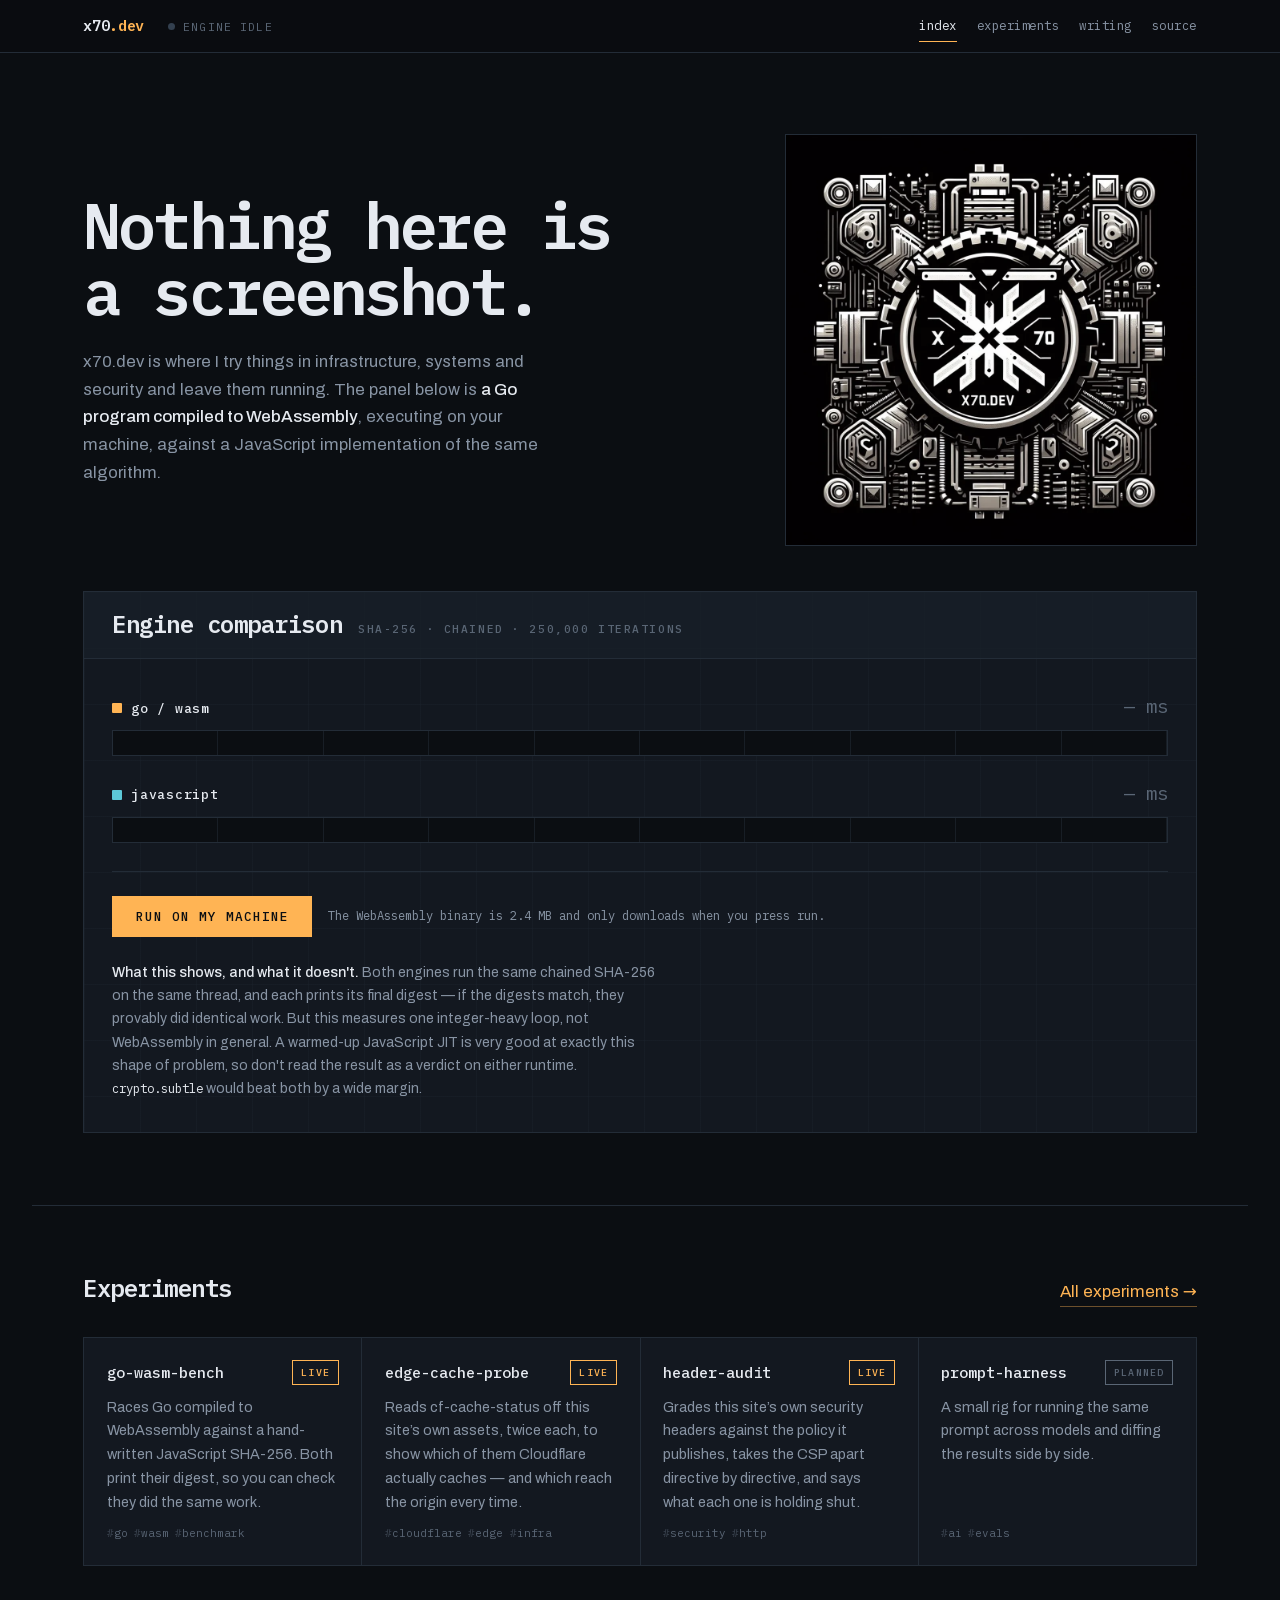
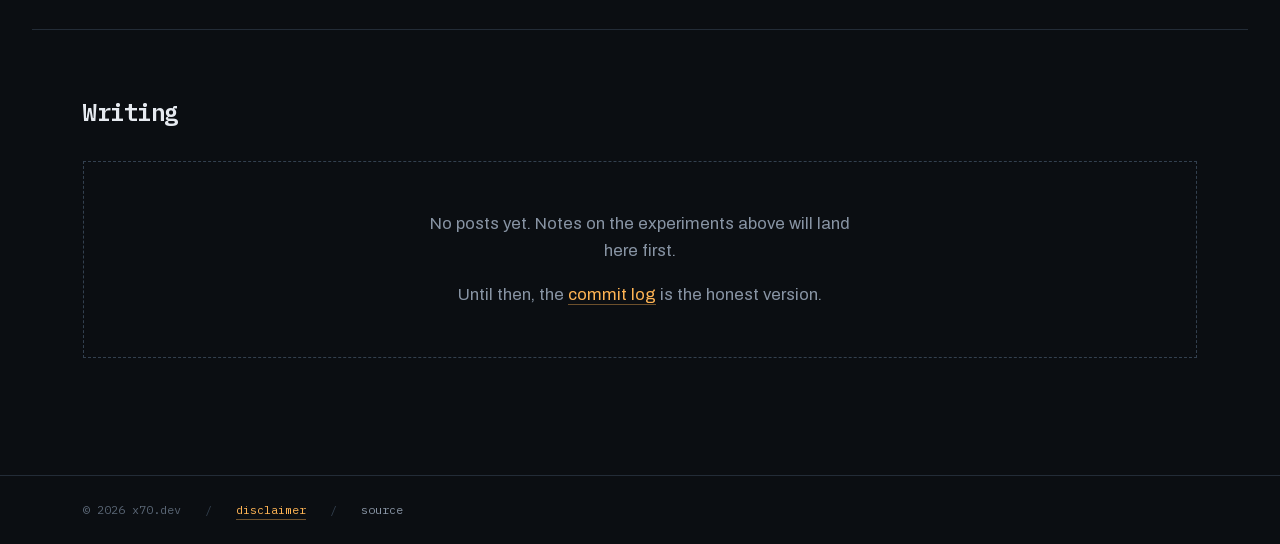
<file: index.html>
<!DOCTYPE html>
<html lang="en">
<head>
<meta charset="utf-8">
<meta name="viewport" content="width=device-width, initial-scale=1">
<title>x70.dev — a testbed that runs in the open</title>
<meta name="description" content="A personal engineering testbed. Go compiled to WebAssembly races a hand-written JavaScript SHA-256 in your browser, and both print their digest so you can verify the work.">
<meta name="color-scheme" content="dark">
<meta name="theme-color" content="#0B0E12">

<link rel="canonical" href="https://x70.dev/">
<meta property="og:type" content="website">
<meta property="og:url" content="https://x70.dev/">
<meta property="og:site_name" content="x70.dev">
<meta property="og:title" content="x70.dev — a testbed that runs in the open">
<meta property="og:description" content="Go compiled to WebAssembly races a hand-written JavaScript SHA-256 in your browser. Both print their digest, so you can check the comparison is honest.">
<meta property="og:image" content="https://x70.dev/images/man-in-hat.webp">
<meta property="og:image:width" content="1024">
<meta property="og:image:height" content="1024">
<meta name="twitter:card" content="summary_large_image">
<meta name="twitter:title" content="x70.dev — a testbed that runs in the open">
<meta name="twitter:description" content="Go compiled to WebAssembly races a hand-written JavaScript SHA-256 in your browser.">
<meta name="twitter:image" content="https://x70.dev/images/man-in-hat.webp">

<link rel="icon" href="/favicon.svg" type="image/svg+xml">
<link rel="alternate icon" href="/favicon.ico">
<link rel="preload" href="/fonts/ibm-plex-mono-600.woff2" as="font" type="font/woff2" crossorigin>
<link rel="preload" href="/fonts/archivo-400700.woff2" as="font" type="font/woff2" crossorigin>
<link rel="stylesheet" href="/css/styles.css">
<script type="module" src="/js/site.js"></script>
</head>
<body>
<a class="skip" href="#main">Skip to content</a>

<header class="rail">
  <div class="wrap rail__in">
    <a class="mark" href="/">x70<span>.dev</span></a>
    <span class="lamp" id="lamp" data-state="idle">engine idle</span>
    <nav class="rail__nav" aria-label="Primary">
      <a href="/" aria-current="page">index</a>
      <a href="/projects/">experiments</a>
      <a href="/writing/">writing</a>
      <a href="https://github.com/zroulston/x70.dev">source</a>
    </nav>
  </div>
</header>

<main id="main">

  <section class="hero">
    <div class="wrap hero__in">
      <div>
        <h1 class="hero__thesis">Nothing here is a screenshot.</h1>
        <p class="hero__lede">
          x70.dev is where I try things in infrastructure, systems and security and
          leave them running. The panel below is <strong>a Go program compiled to
          WebAssembly</strong>, executing on your machine, against a JavaScript
          implementation of the same algorithm.
        </p>
      </div>
      <div class="emblem">
        <img class="hero__emblem"
             src="/images/man-in-hat.webp"
             alt="The x70.dev emblem: a chrome mechanical medallion on black, ringed by circuit traces and gears."
             width="1024" height="1024" fetchpriority="high" decoding="async">
        <!-- Decorative only: the plate idles rather than sits. Hidden from
             assistive tech, and stopped entirely under prefers-reduced-motion. -->
        <span class="emblem__sheen" aria-hidden="true"></span>
        <span class="emblem__lamp emblem__lamp--tl" aria-hidden="true"></span>
        <span class="emblem__lamp emblem__lamp--tr" aria-hidden="true"></span>
        <span class="emblem__lamp emblem__lamp--br" aria-hidden="true"></span>
        <span class="emblem__lamp emblem__lamp--bl" aria-hidden="true"></span>
      </div>
    </div>
  </section>

  <section class="bench wrap" aria-labelledby="bench-title">
    <div class="panel">
      <div class="panel__head">
        <h2 class="section__title" id="bench-title">Engine comparison</h2>
        <p class="label">SHA-256 · chained · <span id="iter-label">250,000</span> iterations</p>
        <p class="label label--raw u-push" id="build-label"></p>
      </div>

      <div class="panel__body">

        <div class="trace trace--go">
          <div class="trace__top">
            <span class="trace__name">go / wasm</span>
            <span class="trace__time" id="go-time" data-empty="true">— ms</span>
          </div>
          <div class="trace__track">
            <div class="trace__fill" id="go-fill"></div>
          </div>
          <p class="trace__digest" id="go-digest"></p>
        </div>

        <div class="trace trace--js">
          <div class="trace__top">
            <span class="trace__name">javascript</span>
            <span class="trace__time" id="js-time" data-empty="true">— ms</span>
          </div>
          <div class="trace__track">
            <div class="trace__fill" id="js-fill"></div>
          </div>
          <p class="trace__digest" id="js-digest"></p>
        </div>

        <p class="verdict" id="verdict" hidden></p>

        <div class="bench__controls">
          <button class="btn" id="run" type="button">Run on my machine</button>
          <span class="bench__status" id="status" role="status">
            The WebAssembly binary is 2.4&nbsp;MB and only downloads when you press run.
          </span>
        </div>

        <p class="caveat">
          <b>What this shows, and what it doesn't.</b> Both engines run the same chained
          SHA-256 on the same thread, and each prints its final digest — if the digests
          match, they provably did identical work. But this measures one integer-heavy
          loop, not WebAssembly in general. A warmed-up JavaScript JIT is very good at
          exactly this shape of problem, so don't read the result as a verdict on either
          runtime. <code>crypto.subtle</code> would beat both by a wide margin.
        </p>

      </div>
    </div>
  </section>

  <section class="section wrap" aria-labelledby="rack-title">
    <div class="section__head">
      <h2 class="section__title" id="rack-title">Experiments</h2>
      <a class="link" href="/projects/">All experiments →</a>
    </div>
    <ul class="rack" id="rack"></ul>
  </section>

  <section class="section wrap" aria-labelledby="log-title">
    <div class="section__head">
      <h2 class="section__title" id="log-title">Writing</h2>
    </div>
    <div class="empty">
      <p>No posts yet. Notes on the experiments above will land here first.</p>
      <p>Until then, the <a class="link" href="https://github.com/zroulston/x70.dev">commit log</a> is the honest version.</p>
    </div>
  </section>

</main>

<footer class="foot">
  <div class="wrap foot__in">
    <span>© <span id="year"></span> x70.dev</span>
    <span class="foot__sep">/</span>
    <button class="btn-link" id="disclaimer-open" type="button">disclaimer</button>
    <span class="foot__sep">/</span>
    <a href="https://github.com/zroulston/x70.dev">source</a>
    <span class="foot__build" id="engine-label"></span>
  </div>
</footer>


</body>
</html>
</file>
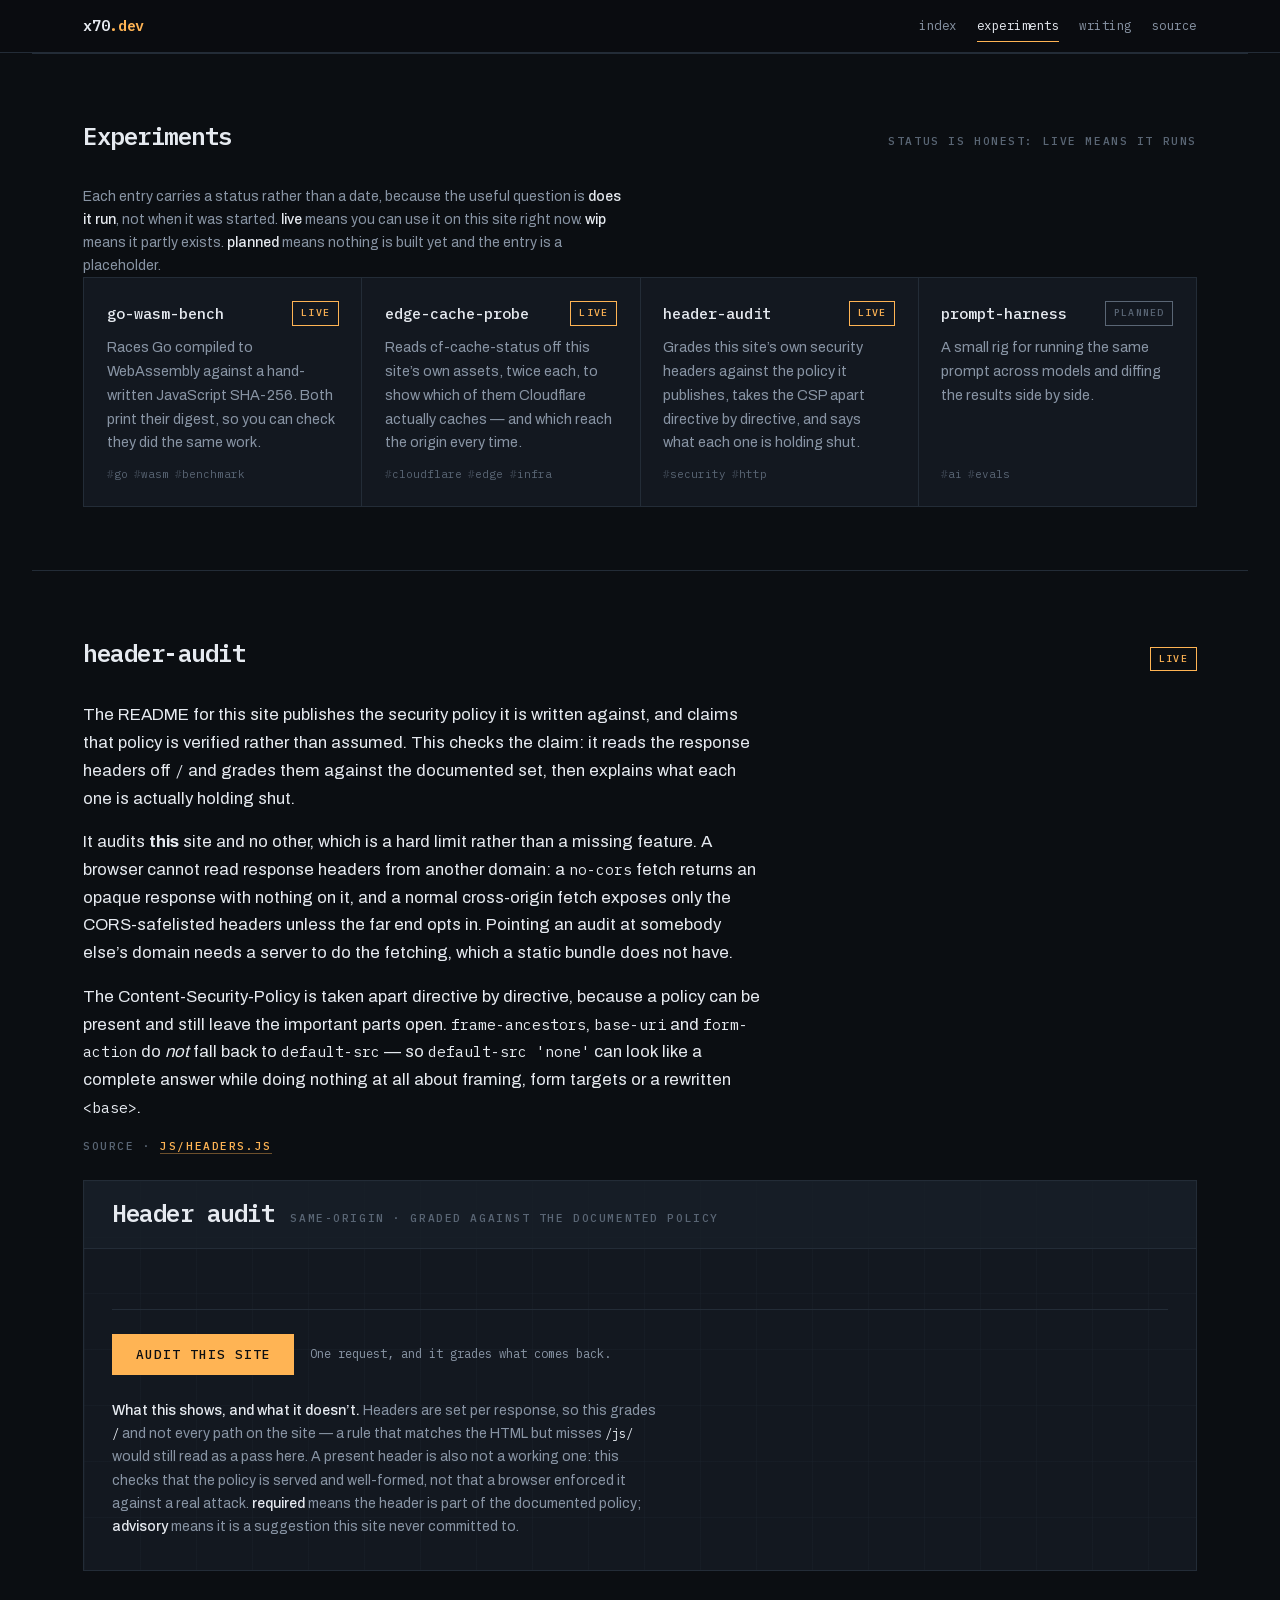
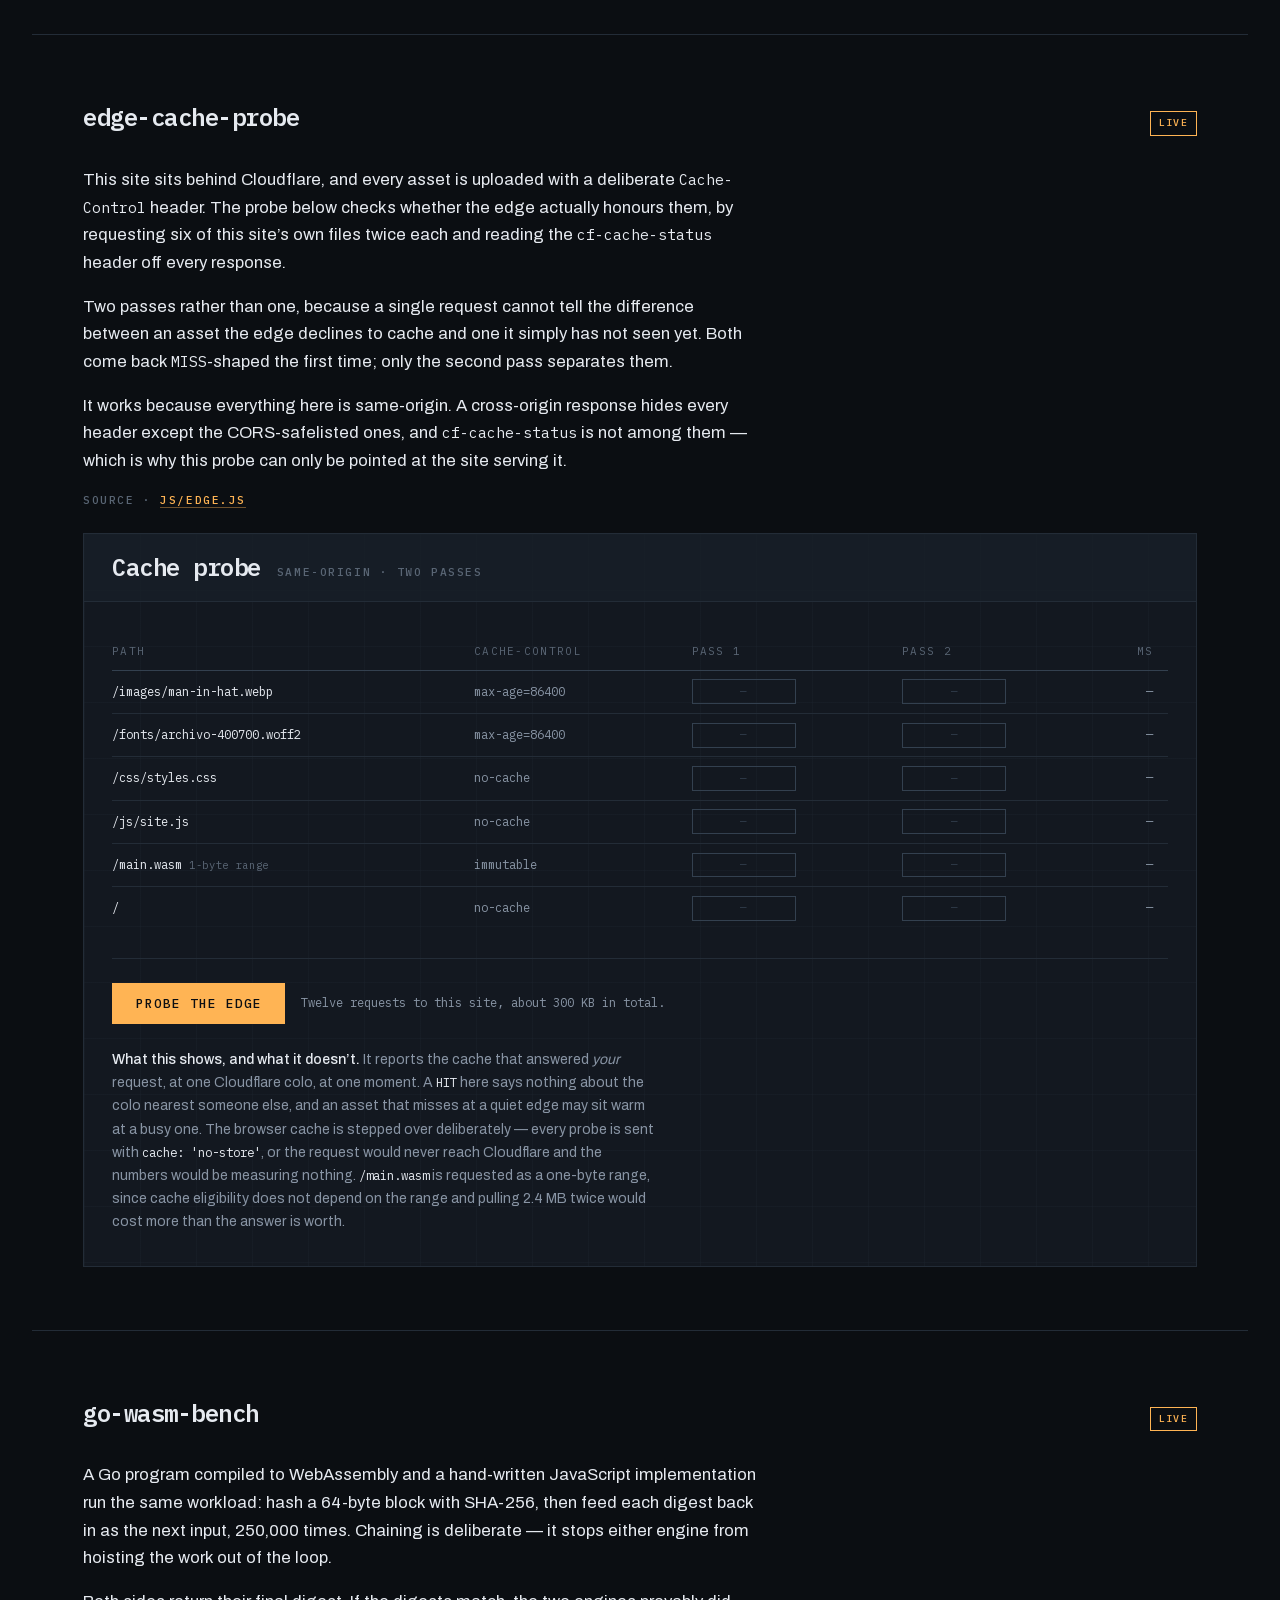
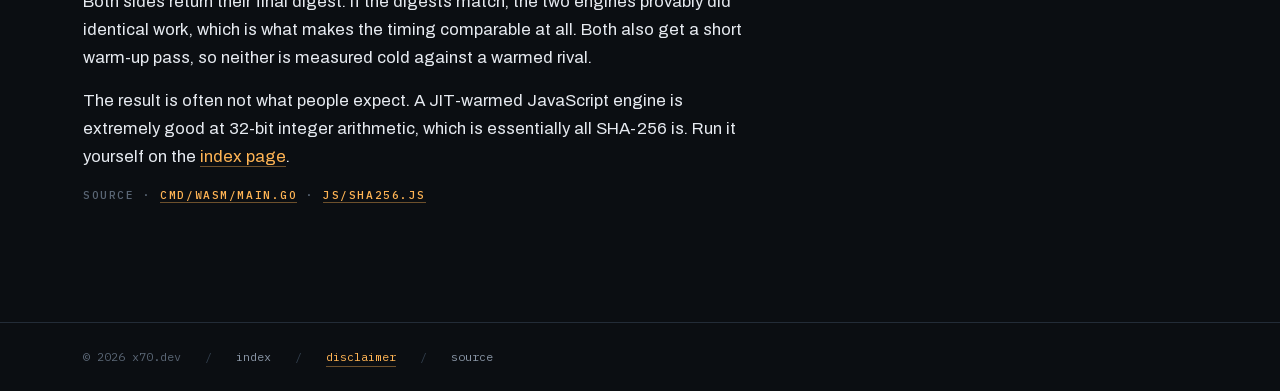
<file: projects/index.html>
<!DOCTYPE html>
<html lang="en">
<head>
<meta charset="utf-8">
<meta name="viewport" content="width=device-width, initial-scale=1">
<title>Experiments — x70.dev</title>
<meta name="description" content="Everything running on x70.dev, and everything planned — with an honest status on each.">
<meta name="color-scheme" content="dark">
<meta name="theme-color" content="#0B0E12">
<link rel="canonical" href="https://x70.dev/projects/">
<meta property="og:type" content="website">
<meta property="og:url" content="https://x70.dev/projects/">
<meta property="og:site_name" content="x70.dev">
<meta property="og:title" content="Experiments — x70.dev">
<meta property="og:description" content="Everything running on x70.dev, and everything planned — with an honest status on each.">
<meta property="og:image" content="https://x70.dev/images/man-in-hat.webp">
<meta name="twitter:card" content="summary_large_image">
<link rel="icon" href="/favicon.svg" type="image/svg+xml">
<link rel="preload" href="/fonts/ibm-plex-mono-600.woff2" as="font" type="font/woff2" crossorigin>
<link rel="preload" href="/fonts/archivo-400700.woff2" as="font" type="font/woff2" crossorigin>
<link rel="stylesheet" href="/css/styles.css">
<script type="module" src="/js/site.js"></script>
</head>
<body>
<a class="skip" href="#main">Skip to content</a>

<header class="rail">
  <div class="wrap rail__in">
    <a class="mark" href="/">x70<span>.dev</span></a>
    <nav class="rail__nav" aria-label="Primary">
      <a href="/">index</a>
      <a href="/projects/" aria-current="page">experiments</a>
      <a href="/writing/">writing</a>
      <a href="https://github.com/zroulston/x70.dev">source</a>
    </nav>
  </div>
</header>

<main id="main">
  <section class="section wrap section--flush">
    <div class="section__head">
      <h1 class="section__title">Experiments</h1>
      <p class="label">status is honest: live means it runs</p>
    </div>
    <p class="caveat caveat--lead">
      Each entry carries a status rather than a date, because the useful question is
      <b>does it run</b>, not when it was started. <b>live</b> means you can use it on this
      site right now. <b>wip</b> means it partly exists. <b>planned</b> means nothing is
      built yet and the entry is a placeholder.
    </p>
    <ul class="rack" id="rack"></ul>
  </section>

  <section class="section wrap" aria-labelledby="audit-detail">
    <div class="section__head">
      <h2 class="section__title" id="audit-detail">header-audit</h2>
      <span class="tok" data-s="live">live</span>
    </div>
    <div class="prose">
      <p>
        The README for this site publishes the security policy it is written against,
        and claims that policy is verified rather than assumed. This checks the claim:
        it reads the response headers off <code>/</code> and grades them against the
        documented set, then explains what each one is actually holding shut.
      </p>
      <p>
        It audits <b>this</b> site and no other, which is a hard limit rather than a
        missing feature. A browser cannot read response headers from another domain:
        a <code>no-cors</code> fetch returns an opaque response with nothing on it, and
        a normal cross-origin fetch exposes only the CORS-safelisted headers unless the
        far end opts in. Pointing an audit at somebody else&rsquo;s domain needs a server
        to do the fetching, which a static bundle does not have.
      </p>
      <p>
        The Content-Security-Policy is taken apart directive by directive, because a
        policy can be present and still leave the important parts open.
        <code>frame-ancestors</code>, <code>base-uri</code> and <code>form-action</code>
        do <em>not</em> fall back to <code>default-src</code> &mdash; so
        <code>default-src 'none'</code> can look like a complete answer while doing
        nothing at all about framing, form targets or a rewritten
        <code>&lt;base&gt;</code>.
      </p>
      <p class="label u-mt">
        source · <a class="link" href="https://github.com/zroulston/x70.dev/blob/main/js/headers.js">js/headers.js</a>
      </p>
    </div>

    <div class="panel u-mt">
      <div class="panel__head">
        <h3 class="section__title">Header audit</h3>
        <p class="label">same-origin &middot; graded against the documented policy</p>
        <p class="label label--raw u-push" id="audit-target"></p>
      </div>

      <div class="panel__body">
        <ul class="audit" id="audit-body"></ul>

        <p class="verdict" id="audit-verdict" hidden></p>

        <div class="bench__controls">
          <button class="btn" id="audit-run" type="button">Audit this site</button>
          <span class="bench__status" id="audit-status" role="status">
            One request, and it grades what comes back.
          </span>
        </div>

        <p class="caveat">
          <b>What this shows, and what it doesn&rsquo;t.</b> Headers are set per response,
          so this grades <code>/</code> and not every path on the site &mdash; a rule that
          matches the HTML but misses <code>/js/</code> would still read as a pass here.
          A present header is also not a working one: this checks that the policy is
          served and well-formed, not that a browser enforced it against a real attack.
          <b>required</b> means the header is part of the documented policy;
          <b>advisory</b> means it is a suggestion this site never committed to.
        </p>
      </div>
    </div>
  </section>

  <section class="section wrap" aria-labelledby="probe-detail">
    <div class="section__head">
      <h2 class="section__title" id="probe-detail">edge-cache-probe</h2>
      <span class="tok" data-s="live">live</span>
    </div>
    <div class="prose">
      <p>
        This site sits behind Cloudflare, and every asset is uploaded with a deliberate
        <code>Cache-Control</code> header. The probe below checks whether the edge
        actually honours them, by requesting six of this site&rsquo;s own files twice each
        and reading the <code>cf-cache-status</code> header off every response.
      </p>
      <p>
        Two passes rather than one, because a single request cannot tell the difference
        between an asset the edge declines to cache and one it simply has not seen yet.
        Both come back <code>MISS</code>-shaped the first time; only the second pass
        separates them.
      </p>
      <p>
        It works because everything here is same-origin. A cross-origin response hides
        every header except the CORS-safelisted ones, and <code>cf-cache-status</code>
        is not among them &mdash; which is why this probe can only be pointed at the site
        serving it.
      </p>
      <p class="label u-mt">
        source · <a class="link" href="https://github.com/zroulston/x70.dev/blob/main/js/edge.js">js/edge.js</a>
      </p>
    </div>

    <div class="panel u-mt">
      <div class="panel__head">
        <h3 class="section__title">Cache probe</h3>
        <p class="label">same-origin &middot; two passes</p>
        <p class="label label--raw u-push" id="probe-colo"></p>
      </div>

      <div class="panel__body">
        <div class="probe__scroll">
          <table class="probe">
            <thead>
              <tr>
                <th scope="col">path</th>
                <th scope="col">cache-control</th>
                <th scope="col">pass 1</th>
                <th scope="col">pass 2</th>
                <th scope="col" class="probe__num">ms</th>
              </tr>
            </thead>
            <tbody id="probe-body"></tbody>
          </table>
        </div>

        <p class="verdict" id="probe-verdict" hidden></p>

        <div class="bench__controls">
          <button class="btn" id="probe-run" type="button">Probe the edge</button>
          <span class="bench__status" id="probe-status" role="status">
            Twelve requests to this site, about 300&nbsp;KB in total.
          </span>
        </div>

        <p class="caveat">
          <b>What this shows, and what it doesn&rsquo;t.</b> It reports the cache that
          answered <em>your</em> request, at one Cloudflare colo, at one moment. A
          <code>HIT</code> here says nothing about the colo nearest someone else, and an
          asset that misses at a quiet edge may sit warm at a busy one. The browser cache
          is stepped over deliberately &mdash; every probe is sent with
          <code>cache: 'no-store'</code>, or the request would never reach Cloudflare and
          the numbers would be measuring nothing. <code>/main.wasm</code> is requested as
          a one-byte range, since cache eligibility does not depend on the range and
          pulling 2.4&nbsp;MB twice would cost more than the answer is worth.
        </p>
      </div>
    </div>
  </section>

  <section class="section wrap" aria-labelledby="bench-detail">
    <div class="section__head">
      <h2 class="section__title" id="bench-detail">go-wasm-bench</h2>
      <span class="tok" data-s="live">live</span>
    </div>
    <div class="prose">
      <p>
        A Go program compiled to WebAssembly and a hand-written JavaScript implementation
        run the same workload: hash a 64-byte block with SHA-256, then feed each digest
        back in as the next input, 250,000 times. Chaining is deliberate — it stops either
        engine from hoisting the work out of the loop.
      </p>
      <p>
        Both sides return their final digest. If the digests match, the two engines
        provably did identical work, which is what makes the timing comparable at all.
        Both also get a short warm-up pass, so neither is measured cold against a
        warmed rival.
      </p>
      <p>
        The result is often not what people expect. A JIT-warmed JavaScript engine is
        extremely good at 32-bit integer arithmetic, which is essentially all SHA-256 is.
        Run it yourself on the <a class="link" href="/">index page</a>.
      </p>
      <p class="label u-mt">
        source · <a class="link" href="https://github.com/zroulston/x70.dev/blob/main/cmd/wasm/main.go">cmd/wasm/main.go</a>
        · <a class="link" href="https://github.com/zroulston/x70.dev/blob/main/js/sha256.js">js/sha256.js</a>
      </p>
    </div>
  </section>
</main>

<footer class="foot">
  <div class="wrap foot__in">
    <span>© <span id="year"></span> x70.dev</span>
    <span class="foot__sep">/</span>
    <a href="/">index</a>
    <span class="foot__sep">/</span>
    <button class="btn-link" id="disclaimer-open" type="button">disclaimer</button>
    <span class="foot__sep">/</span>
    <a href="https://github.com/zroulston/x70.dev">source</a>
  </div>
</footer>
</body>
</html>
</file>
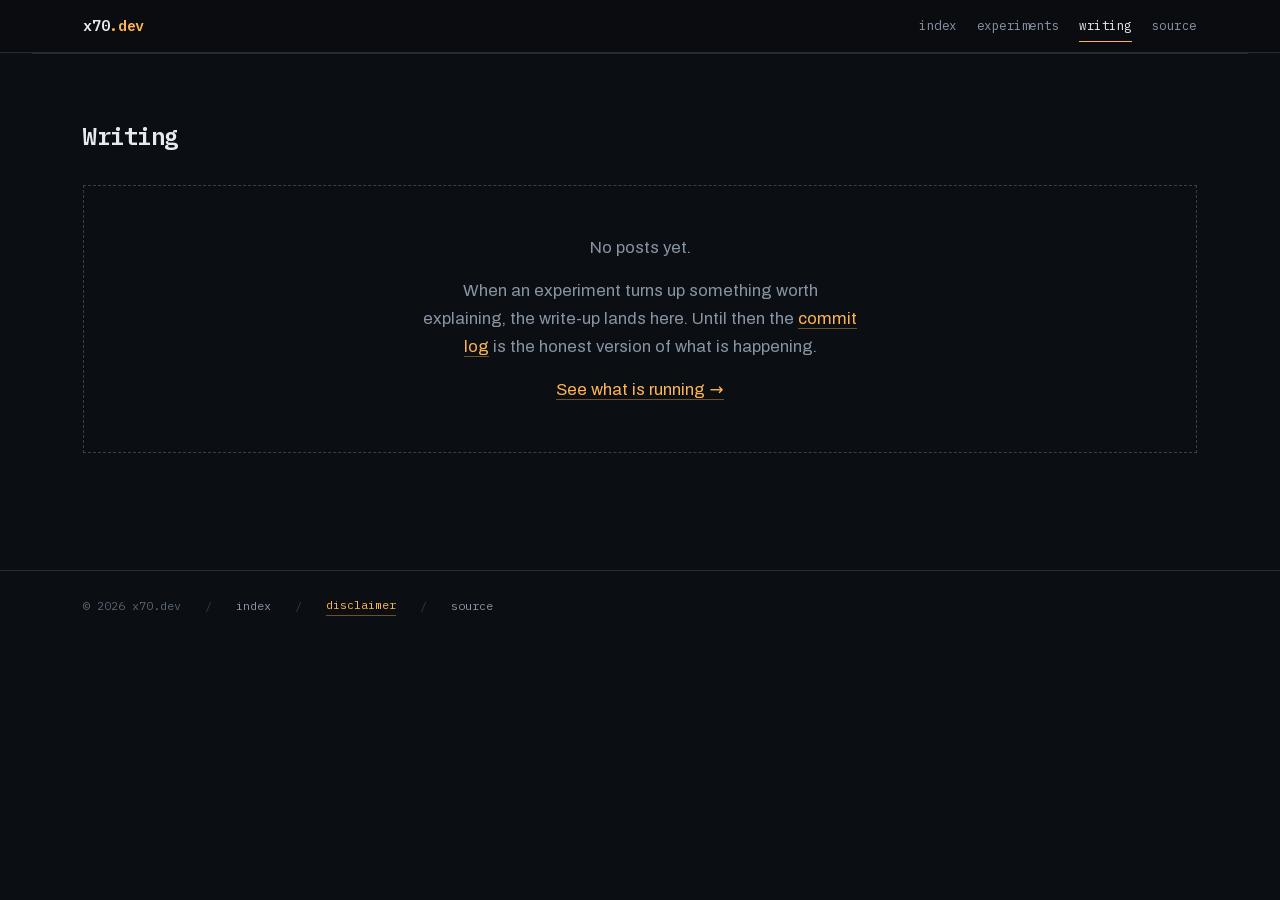
<file: writing/index.html>
<!DOCTYPE html>
<html lang="en">
<head>
<meta charset="utf-8">
<meta name="viewport" content="width=device-width, initial-scale=1">
<title>Writing — x70.dev</title>
<meta name="description" content="Notes on the experiments running at x70.dev.">
<meta name="color-scheme" content="dark">
<meta name="theme-color" content="#0B0E12">
<link rel="canonical" href="https://x70.dev/writing/">
<meta property="og:type" content="website">
<meta property="og:url" content="https://x70.dev/writing/">
<meta property="og:site_name" content="x70.dev">
<meta property="og:title" content="Writing — x70.dev">
<meta property="og:description" content="Notes on the experiments running at x70.dev.">
<meta property="og:image" content="https://x70.dev/images/man-in-hat.webp">
<meta name="twitter:card" content="summary_large_image">
<link rel="icon" href="/favicon.svg" type="image/svg+xml">
<link rel="preload" href="/fonts/ibm-plex-mono-600.woff2" as="font" type="font/woff2" crossorigin>
<link rel="preload" href="/fonts/archivo-400700.woff2" as="font" type="font/woff2" crossorigin>
<link rel="stylesheet" href="/css/styles.css">
<script type="module" src="/js/site.js"></script>
</head>
<body>
<a class="skip" href="#main">Skip to content</a>

<header class="rail">
  <div class="wrap rail__in">
    <a class="mark" href="/">x70<span>.dev</span></a>
    <nav class="rail__nav" aria-label="Primary">
      <a href="/">index</a>
      <a href="/projects/">experiments</a>
      <a href="/writing/" aria-current="page">writing</a>
      <a href="https://github.com/zroulston/x70.dev">source</a>
    </nav>
  </div>
</header>

<main id="main">
  <section class="section wrap section--flush">
    <div class="section__head">
      <h1 class="section__title">Writing</h1>
    </div>
    <div class="empty">
      <p>No posts yet.</p>
      <p>
        When an experiment turns up something worth explaining, the write-up lands here.
        Until then the <a class="link" href="https://github.com/zroulston/x70.dev">commit log</a>
        is the honest version of what is happening.
      </p>
      <p><a class="link" href="/projects/">See what is running →</a></p>
    </div>
  </section>
</main>

<footer class="foot">
  <div class="wrap foot__in">
    <span>© <span id="year"></span> x70.dev</span>
    <span class="foot__sep">/</span>
    <a href="/">index</a>
    <span class="foot__sep">/</span>
    <button class="btn-link" id="disclaimer-open" type="button">disclaimer</button>
    <span class="foot__sep">/</span>
    <a href="https://github.com/zroulston/x70.dev">source</a>
  </div>
</footer>
</body>
</html>
</file>
<file: css/styles.css>
@import url('fonts.css');

/* ---------------------------------------------------------------------------
   x70.dev — instrument panel
   The palette carries meaning: --go and --js are the two benchmark traces and
   appear nowhere else, so colour alone reads as the chart legend.
   ------------------------------------------------------------------------- */

:root {
  --vac:      #0B0E12;
  --panel:    #131820;
  --panel-2:  #182029;
  --rule:     #232C37;
  --rule-lit: #33404F;

  --go:       #FFB454;
  --js:       #5CC8D7;

  /* Cache states. Separate from --go/--js on purpose: those two are the
     benchmark legend and must not mean anything else. */
  --edge:     #6FCF97;
  --none:     #E0533D;

  --ink:      #E6EAF0;
  --dim:      #8894A4;
  --dimmer:   #5A6675;

  --mono: 'IBM Plex Mono', ui-monospace, 'SF Mono', Menlo, monospace;
  --sans: 'Archivo', system-ui, -apple-system, 'Segoe UI', sans-serif;

  --gutter: clamp(1.25rem, 4vw, 3.5rem);
  --measure: 68ch;
  --rail-h: 3.25rem;
}

*, *::before, *::after { box-sizing: border-box; }

html { -webkit-text-size-adjust: 100%; }

body {
  margin: 0;
  background: var(--vac);
  color: var(--ink);
  font-family: var(--sans);
  font-size: clamp(0.95rem, 0.9rem + 0.2vw, 1.05rem);
  line-height: 1.65;
  -webkit-font-smoothing: antialiased;
}

a { color: inherit; }

:focus-visible {
  outline: 2px solid var(--go);
  outline-offset: 3px;
  border-radius: 2px;
}

.skip {
  position: absolute;
  left: -9999px;
  top: 0;
  background: var(--go);
  color: var(--vac);
  padding: 0.6rem 1rem;
  font-family: var(--mono);
  font-size: 0.8rem;
  z-index: 10;
}
.skip:focus { left: 0; }

/* --- shared bits ---------------------------------------------------------- */

.wrap {
  width: 100%;
  max-width: 76rem;
  margin-inline: auto;
  padding-inline: var(--gutter);
}

/* Small uppercase mono label used to head every panel and field. */
.label {
  font-family: var(--mono);
  font-size: 0.7rem;
  font-weight: 500;
  letter-spacing: 0.14em;
  text-transform: uppercase;
  color: var(--dimmer);
  margin: 0;
}

.rule {
  border: 0;
  border-top: 1px solid var(--rule);
  margin: 0;
}

/* --- top / bottom rails --------------------------------------------------- */

.rail {
  border-bottom: 1px solid var(--rule);
  background: color-mix(in srgb, var(--vac) 88%, black);
  position: sticky;
  top: 0;
  z-index: 5;
  backdrop-filter: blur(8px);
}

.rail__in {
  min-height: var(--rail-h);
  display: flex;
  align-items: center;
  gap: 1.5rem;
  flex-wrap: wrap;
}

.mark {
  font-family: var(--mono);
  font-weight: 600;
  font-size: 0.95rem;
  letter-spacing: -0.02em;
  text-decoration: none;
  color: var(--ink);
}
.mark span { color: var(--go); }

.rail__nav {
  margin-left: auto;
  display: flex;
  align-items: center;
  gap: 1.25rem;
  font-family: var(--mono);
  font-size: 0.78rem;
  letter-spacing: 0.04em;
}

.rail__nav a {
  color: var(--dim);
  text-decoration: none;
  padding-block: 0.35rem;
  border-bottom: 1px solid transparent;
  transition: color 0.15s ease, border-color 0.15s ease;
}
.rail__nav a:hover,
.rail__nav a[aria-current='page'] { color: var(--ink); border-bottom-color: var(--go); }

/* Status lamp — reflects real WASM state, never decorative. */
.lamp {
  display: inline-flex;
  align-items: center;
  gap: 0.5rem;
  font-family: var(--mono);
  font-size: 0.72rem;
  letter-spacing: 0.1em;
  text-transform: uppercase;
  color: var(--dimmer);
}
.lamp::before {
  content: '';
  width: 7px; height: 7px;
  border-radius: 50%;
  background: var(--rule-lit);
  box-shadow: 0 0 0 0 transparent;
  transition: background 0.3s ease, box-shadow 0.3s ease;
}
.lamp[data-state='loading']::before { background: var(--dim); animation: pulse 1.1s ease-in-out infinite; }
.lamp[data-state='ready']::before   { background: var(--go); box-shadow: 0 0 10px 1px color-mix(in srgb, var(--go) 55%, transparent); }
.lamp[data-state='error']::before   { background: var(--none); }
.lamp[data-state='ready']            { color: var(--dim); }

@keyframes pulse { 50% { opacity: 0.25; } }

.label--raw { text-transform: none; letter-spacing: 0.06em; }

/* Utilities — these exist so no element needs a style attribute, which keeps
   the Content-Security-Policy free of 'unsafe-inline'. */
.u-push { margin-left: auto; }
.u-mt   { margin-top: 1.5rem; }
.section--flush { border-top: 0; }
.caveat--lead { margin-bottom: 2rem; }

/* Inline code, in prose and in caveats. The site had no rule for it, so it was
   falling back to the browser's default monospace next to IBM Plex Mono. */
code {
  font-family: var(--mono);
  font-size: 0.88em;
  color: var(--ink);
}

.prose { max-width: var(--measure); }
.prose p { margin: 0 0 1rem; }
.prose p:last-child { margin-bottom: 0; }

/* A button that reads as a link — used for the disclaimer trigger, which is an
   action rather than a destination and so must not be an anchor. */
.btn-link {
  background: none;
  border: 0;
  padding: 0;
  font: inherit;
  cursor: pointer;
  color: var(--go);
  border-bottom: 1px solid color-mix(in srgb, var(--go) 40%, transparent);
}
.btn-link:hover { border-bottom-color: var(--go); }

/* Trace colour assignment: amber is Go, cyan is JavaScript, everywhere. */
.trace--go { --c: var(--go); }
.trace--js { --c: var(--js); }

/* --- hero ----------------------------------------------------------------- */

.hero { padding-block: clamp(3rem, 9vh, 6rem) clamp(2rem, 5vh, 3.5rem); }

.hero__in {
  display: grid;
  grid-template-columns: minmax(0, 1.55fr) minmax(0, 1fr);
  gap: clamp(2rem, 5vw, 4rem);
  align-items: center;
}

.hero__thesis {
  font-family: var(--mono);
  font-weight: 600;
  font-size: clamp(2rem, 1.1rem + 4.2vw, 4rem);
  line-height: 1.02;
  letter-spacing: -0.045em;
  margin: 0 0 1.5rem;
  text-wrap: balance;
}

.hero__lede {
  margin: 0;
  max-width: 46ch;
  color: var(--dim);
  font-size: 1.05rem;
}
.hero__lede strong { color: var(--ink); font-weight: 500; }

/* The emblem plate. The artwork is a single flat raster, so nothing inside it
   can move on its own — the gear teeth only span the upper arc, so even that
   cannot be made to turn. The motion is therefore overlay-only: a sheen
   crossing the plate, and four indicator lamps sitting exactly on the bearings
   the artwork already draws (measured off the source image, hence the odd
   percentages). Only transform and opacity are animated, so this stays on the
   compositor and never repaints the 1024px image.

   The lamps are deliberately --ink and not --go or --js: those two are the
   benchmark legend and must not start meaning something else here. */
.emblem {
  position: relative;
  isolation: isolate; /* keep the lamps' blending off the page background */
  border: 1px solid var(--rule);
  line-height: 0;     /* no descender gap under the image */
}

.hero__emblem {
  display: block;
  width: 100%;
  height: auto;
  aspect-ratio: 1;
  filter: saturate(0.75);
}

/* A slow pass of light across the plate: about five seconds of travel, then a
   long wait, so it reads as an idle machine rather than a loading shimmer. */
.emblem__sheen {
  position: absolute;
  inset: 0;
  overflow: hidden;
  pointer-events: none;
}
.emblem__sheen::before {
  content: '';
  position: absolute;
  top: -35%;
  bottom: -35%;
  left: -35%;
  width: 20%;
  background: linear-gradient(
    90deg,
    transparent,
    color-mix(in srgb, var(--ink) 13%, transparent),
    transparent);
  transform: translateX(-40%) rotate(16deg);
  animation: emblem-sheen 12s ease-in-out infinite;
}

@keyframes emblem-sheen {
  0%, 55% { transform: translateX(-40%) rotate(16deg); }
  100%    { transform: translateX(620%) rotate(16deg); }
}

/* Indicator lamps. Each runs at its own period so they drift permanently out
   of phase instead of blinking in unison, and the negative delays start them
   mid-cycle so the page never opens on four lamps lit together. */
.emblem__lamp {
  position: absolute;
  width: 8%;
  aspect-ratio: 1;
  margin: -4% 0 0 -4%; /* centre the lamp on its coordinate */
  border-radius: 50%;
  pointer-events: none;
  background: radial-gradient(
    closest-side,
    color-mix(in srgb, var(--ink) 62%, transparent),
    transparent 72%);
  mix-blend-mode: screen; /* brighten the bearing that is already there */
  opacity: 0.05;
  animation: emblem-lamp 4.3s ease-in-out infinite;
}

.emblem__lamp--tl { left: 12.5%; top: 13.5%; animation-duration: 4.3s; animation-delay: -0.4s; }
.emblem__lamp--tr { left: 86.6%; top: 13.6%; animation-duration: 5.7s; animation-delay: -2.1s; }
.emblem__lamp--br { left: 86.6%; top: 86.4%; animation-duration: 3.9s; animation-delay: -3.2s; }
.emblem__lamp--bl { left: 12.5%; top: 86.4%; animation-duration: 6.4s; animation-delay: -1.3s; }

@keyframes emblem-lamp {
  0%, 100% { opacity: 0.05; }
  50%      { opacity: 0.38; }
}

/* Nothing here is load-bearing, so under reduced motion it simply stops. The
   lamps hold a dim resting value rather than vanishing, which leaves the plate
   looking powered but still. */
@media (prefers-reduced-motion: reduce) {
  .emblem__sheen { display: none; }
  .emblem__lamp { animation: none; opacity: 0.1; }
}

/* --- benchmark: the signature panel --------------------------------------- */

.bench { padding-bottom: clamp(3rem, 8vh, 5rem); }

.panel {
  border: 1px solid var(--rule);
  background: var(--panel);
  /* faint bench-grid, only on instrument surfaces */
  background-image:
    linear-gradient(to right, color-mix(in srgb, var(--rule) 22%, transparent) 1px, transparent 1px),
    linear-gradient(to bottom, color-mix(in srgb, var(--rule) 22%, transparent) 1px, transparent 1px);
  background-size: 56px 56px;
}

.panel__head {
  display: flex;
  align-items: baseline;
  gap: 1rem;
  flex-wrap: wrap;
  padding: 0.85rem clamp(1rem, 2.5vw, 1.75rem);
  border-bottom: 1px solid var(--rule);
  background: color-mix(in srgb, var(--panel-2) 70%, transparent);
}

.panel__body { padding: clamp(1.25rem, 3vw, 2rem) clamp(1rem, 2.5vw, 1.75rem); }

/* Trace rows */
.trace + .trace { margin-top: 1.4rem; }

.trace__top {
  display: flex;
  align-items: baseline;
  justify-content: space-between;
  gap: 1rem;
  margin-bottom: 0.5rem;
}

.trace__name {
  font-family: var(--mono);
  font-size: 0.82rem;
  font-weight: 500;
  letter-spacing: 0.06em;
  display: inline-flex;
  align-items: center;
  gap: 0.55rem;
}
.trace__name::before {
  content: '';
  width: 10px; height: 10px;
  background: var(--c);
  border-radius: 1px;
}

.trace__time {
  font-family: var(--mono);
  font-size: 1.15rem;
  font-weight: 600;
  font-variant-numeric: tabular-nums;
  color: var(--c);
}
.trace__time[data-empty='true'] { color: var(--dimmer); font-weight: 400; }

.trace__track {
  position: relative;
  height: 26px;
  border: 1px solid var(--rule);
  background: var(--vac);
  overflow: hidden;
}
/* tick marks every 10% — a scale, so the bar is readable without a gridline chart */
.trace__track::after {
  content: '';
  position: absolute;
  inset: 0;
  background-image: repeating-linear-gradient(
    to right,
    transparent 0 calc(10% - 1px),
    color-mix(in srgb, var(--rule-lit) 32%, transparent) calc(10% - 1px) 10%
  );
  pointer-events: none;
}

.trace__fill {
  height: 100%;
  width: 0;
  background: linear-gradient(to right,
    color-mix(in srgb, var(--c) 45%, transparent),
    var(--c));
  transition: width 0.7s cubic-bezier(0.22, 0.8, 0.3, 1);
}

.trace__digest {
  margin: 0.5rem 0 0;
  font-family: var(--mono);
  font-size: 0.7rem;
  color: var(--dimmer);
  word-break: break-all;
}

/* Controls + verdict */
.bench__controls {
  display: flex;
  align-items: center;
  gap: 1rem;
  flex-wrap: wrap;
  margin-top: 1.75rem;
  padding-top: 1.5rem;
  border-top: 1px solid var(--rule);
}

.btn {
  font-family: var(--mono);
  font-size: 0.8rem;
  font-weight: 500;
  letter-spacing: 0.08em;
  text-transform: uppercase;
  color: var(--vac);
  background: var(--go);
  border: 1px solid var(--go);
  padding: 0.7rem 1.4rem;
  cursor: pointer;
  transition: background 0.15s ease, transform 0.08s ease;
}
.btn:hover:not(:disabled) { background: color-mix(in srgb, var(--go) 82%, white); }
.btn:active:not(:disabled) { transform: translateY(1px); }
.btn:disabled { opacity: 0.4; cursor: not-allowed; }

.bench__status {
  font-family: var(--mono);
  font-size: 0.76rem;
  color: var(--dim);
}

.verdict {
  margin: 1.25rem 0 0;
  font-family: var(--mono);
  font-size: 0.78rem;
  line-height: 1.6;
  padding: 0.7rem 0.9rem;
  border-left: 2px solid var(--rule-lit);
  color: var(--dim);
}
.verdict[data-ok='true']  { border-left-color: var(--go); color: var(--ink); }
.verdict[data-ok='false'] { border-left-color: var(--none); color: #F0A99B; }

.caveat {
  margin: 1.5rem 0 0;
  max-width: var(--measure);
  font-size: 0.88rem;
  color: var(--dim);
}
.caveat b { color: var(--ink); font-weight: 500; }

/* --- edge cache probe ----------------------------------------------------- */

/* The table is the instrument here, so it gets a horizontal scroller of its
   own rather than being allowed to widen the page on a narrow screen. */
.probe__scroll { overflow-x: auto; }

.probe {
  width: 100%;
  border-collapse: collapse;
  font-family: var(--mono);
  font-size: 0.76rem;
  text-align: left;
  white-space: nowrap;
}

.probe th,
.probe td {
  padding: 0.55rem 0.9rem 0.55rem 0;
  border-bottom: 1px solid var(--rule);
  font-weight: 400;
}
.probe tbody tr:last-child th,
.probe tbody tr:last-child td { border-bottom: 0; }

.probe thead th {
  color: var(--dimmer);
  font-size: 0.68rem;
  letter-spacing: 0.12em;
  text-transform: uppercase;
  border-bottom-color: var(--rule-lit);
}

.probe__path { color: var(--ink); }
.probe__cc   { color: var(--dim); }
.probe__num  { text-align: right; padding-right: 0; font-variant-numeric: tabular-nums; }
.probe__ms   { color: var(--dim); }

.probe__hint {
  color: var(--dimmer);
  font-size: 0.66rem;
  letter-spacing: 0.06em;
}

/* A row dims while its two passes are in flight, so the reader can see which
   request the status line is talking about. */
.probe tr[data-busy='true'] { opacity: 0.45; }

/* The cache-status token. Three tones, and they carry the finding: green
   answered from the edge, neutral went to the origin to check, red was never
   cached at all. */
.pill {
  display: inline-block;
  min-width: 6.5rem;
  padding: 0.15rem 0.5rem;
  border: 1px solid currentColor;
  font-size: 0.68rem;
  letter-spacing: 0.1em;
  text-align: center;
  color: var(--dimmer);
}
.pill[data-t='edge'] { color: var(--edge); }
.pill[data-t='warm'] { color: var(--dim); }
.pill[data-t='none'] { color: var(--none); }
.pill[data-t='idle'] { color: var(--rule-lit); letter-spacing: 0; }

/* The audit grades pass / warn / fail, which map onto the same three tones. */
.pill[data-t='pass'] { color: var(--edge); }
.pill[data-t='warn'] { color: var(--dim); }
.pill[data-t='fail'] { color: var(--none); }
.pill--sm { min-width: 4.5rem; font-size: 0.62rem; padding: 0.05rem 0.4rem; }

/* --- header audit --------------------------------------------------------- */

.audit { list-style: none; margin: 0; padding: 0; }

.audit__row { padding: 1.1rem 0; border-bottom: 1px solid var(--rule); }
.audit__row:first-child { padding-top: 0; }
.audit__row:last-child { border-bottom: 0; padding-bottom: 0; }

.audit__top {
  display: flex;
  align-items: center;
  gap: 0.75rem;
  flex-wrap: wrap;
  margin-bottom: 0.5rem;
}

.audit__name {
  font-family: var(--mono);
  font-size: 0.85rem;
  color: var(--ink);
}

/* required vs advisory — the difference between a broken promise and a
   suggestion, so it is worth showing on every row. */
.audit__level {
  font-family: var(--mono);
  font-size: 0.6rem;
  letter-spacing: 0.14em;
  text-transform: uppercase;
  color: var(--dimmer);
}

/* The value actually served, verbatim. Long CSPs must wrap rather than push
   the panel sideways. */
.audit__found {
  margin: 0;
  font-family: var(--mono);
  font-size: 0.72rem;
  color: var(--dim);
  overflow-wrap: anywhere;
}

 /* The note is only a complaint when the check actually failed. An advisory
    header that is simply absent gets the neutral tone. */
.audit__note {
  margin: 0.35rem 0 0;
  font-family: var(--mono);
  font-size: 0.7rem;
  color: var(--dim);
}
.audit__note[data-state='fail'] { color: var(--none); }

.audit__why {
  margin: 0.6rem 0 0;
  max-width: var(--measure);
  font-size: 0.85rem;
  color: var(--dim);
}

.audit__csp {
  list-style: none;
  margin: 0.75rem 0 0;
  padding: 0 0 0 0.9rem;
  border-left: 1px solid var(--rule);
}
.audit__csp li { padding: 0.22rem 0; }

/* The token, the directive and the note share a line; the explanation below is
   a block sibling rather than a flex item. Doing it with flex-basis instead
   made the break depend on how long the note happened to be, because the
   68ch measure on .audit__why clamped the basis below 100%. */
.audit__dirline {
  display: flex;
  align-items: baseline;
  gap: 0.6rem;
  flex-wrap: wrap;
  font-family: var(--mono);
  font-size: 0.7rem;
}
.audit__csp .audit__note { margin: 0; color: var(--dimmer); }
.audit__csp .audit__note[data-state='fail'] { color: var(--none); }
.audit__dir { color: var(--ink); }

/* A failing directive explains itself underneath, in the body face rather than
   mono — it is prose, and it is the part worth actually reading. */
.audit__csp .audit__why {
  margin: 0.3rem 0 0.6rem;
  font-size: 0.82rem;
}

/* --- experiment rack ------------------------------------------------------ */

.section { padding-block: clamp(2.5rem, 7vh, 4.5rem); border-top: 1px solid var(--rule); }

.section__head {
  display: flex;
  align-items: baseline;
  justify-content: space-between;
  gap: 1rem;
  flex-wrap: wrap;
  margin-bottom: 1.75rem;
}

.section__title {
  font-family: var(--mono);
  font-weight: 600;
  font-size: clamp(1.15rem, 1rem + 0.7vw, 1.5rem);
  letter-spacing: -0.02em;
  margin: 0;
}

.rack {
  list-style: none;
  margin: 0;
  padding: 0;
  display: grid;
  grid-template-columns: repeat(auto-fill, minmax(min(100%, 17rem), 1fr));
  gap: 1px;
  background: var(--rule);
  border: 1px solid var(--rule);
}

.slot {
  background: var(--panel);
  padding: 1.4rem;
  display: flex;
  flex-direction: column;
  gap: 0.65rem;
  transition: background 0.18s ease;
}
.slot:hover { background: var(--panel-2); }

.slot__top { display: flex; align-items: center; justify-content: space-between; gap: 0.75rem; }

.slot__name {
  font-family: var(--mono);
  font-size: 0.95rem;
  font-weight: 500;
  margin: 0;
}
.slot__name a { text-decoration: none; }
.slot__name a:hover { color: var(--go); }

/* Status token — encodes what actually runs, which is the honest axis here. */
.tok {
  font-family: var(--mono);
  font-size: 0.62rem;
  font-weight: 500;
  letter-spacing: 0.12em;
  text-transform: uppercase;
  padding: 0.2rem 0.5rem;
  border: 1px solid currentColor;
  color: var(--dimmer);
  white-space: nowrap;
}
.tok[data-s='live'] { color: var(--go); }
.tok[data-s='wip']  { color: var(--js); }

.slot__desc { margin: 0; font-size: 0.9rem; color: var(--dim); }

.slot__tags {
  margin: auto 0 0;
  padding: 0;
  list-style: none;
  display: flex;
  flex-wrap: wrap;
  gap: 0.4rem;
  font-family: var(--mono);
  font-size: 0.68rem;
  color: var(--dimmer);
}
.slot__tags li::before { content: '#'; opacity: 0.55; }

/* --- empty state ---------------------------------------------------------- */

.empty {
  border: 1px dashed var(--rule-lit);
  padding: clamp(1.75rem, 5vw, 3rem);
  text-align: center;
}
.empty p { margin: 0 auto; max-width: 44ch; color: var(--dim); }
.empty p + p { margin-top: 1rem; }

.link {
  color: var(--go);
  text-decoration: none;
  border-bottom: 1px solid color-mix(in srgb, var(--go) 40%, transparent);
}
.link:hover { border-bottom-color: var(--go); }

/* --- footer --------------------------------------------------------------- */

.foot {
  border-top: 1px solid var(--rule);
  padding-block: 1.5rem;
  margin-top: clamp(2rem, 6vh, 4rem);
}

.foot__in {
  display: flex;
  align-items: center;
  gap: 1rem 1.5rem;
  flex-wrap: wrap;
  font-family: var(--mono);
  font-size: 0.74rem;
  color: var(--dimmer);
}
.foot__in a { color: var(--dim); text-decoration: none; }
.foot__in a:hover { color: var(--go); }
.foot__sep { color: var(--rule-lit); }
.foot__build { margin-left: auto; }

/* --- disclaimer dialog ---------------------------------------------------- */

dialog.sheet {
  border: 1px solid var(--rule-lit);
  background: var(--panel);
  color: var(--ink);
  padding: 0;
  max-width: min(46rem, calc(100vw - 2rem));
  width: 100%;
}
dialog.sheet::backdrop { background: rgba(4, 6, 10, 0.78); backdrop-filter: blur(3px); }

.sheet__head {
  display: flex;
  align-items: center;
  justify-content: space-between;
  gap: 1rem;
  padding: 1rem 1.25rem;
  border-bottom: 1px solid var(--rule);
}

.sheet__body {
  padding: 1.25rem;
  max-height: 60vh;
  overflow-y: auto;
  font-size: 0.9rem;
  color: var(--dim);
}
.sheet__body p { margin: 0 0 1rem; }
.sheet__body p:last-child { margin-bottom: 0; }

.x {
  background: none;
  border: 1px solid var(--rule);
  color: var(--dim);
  font-family: var(--mono);
  font-size: 0.95rem;
  line-height: 1;
  padding: 0.4rem 0.6rem;
  cursor: pointer;
}
.x:hover { color: var(--ink); border-color: var(--rule-lit); }

/* --- responsive ----------------------------------------------------------- */

@media (max-width: 52rem) {
  .hero__in { grid-template-columns: 1fr; }
  .emblem { max-width: 15rem; order: -1; }
  .rail__nav { gap: 1rem; }
  .foot__build { margin-left: 0; width: 100%; }
  .pill { min-width: 5.5rem; }
}

@media (prefers-reduced-motion: reduce) {
  *, *::before, *::after {
    animation-duration: 0.01ms !important;
    animation-iteration-count: 1 !important;
    transition-duration: 0.01ms !important;
  }
}
</file>
